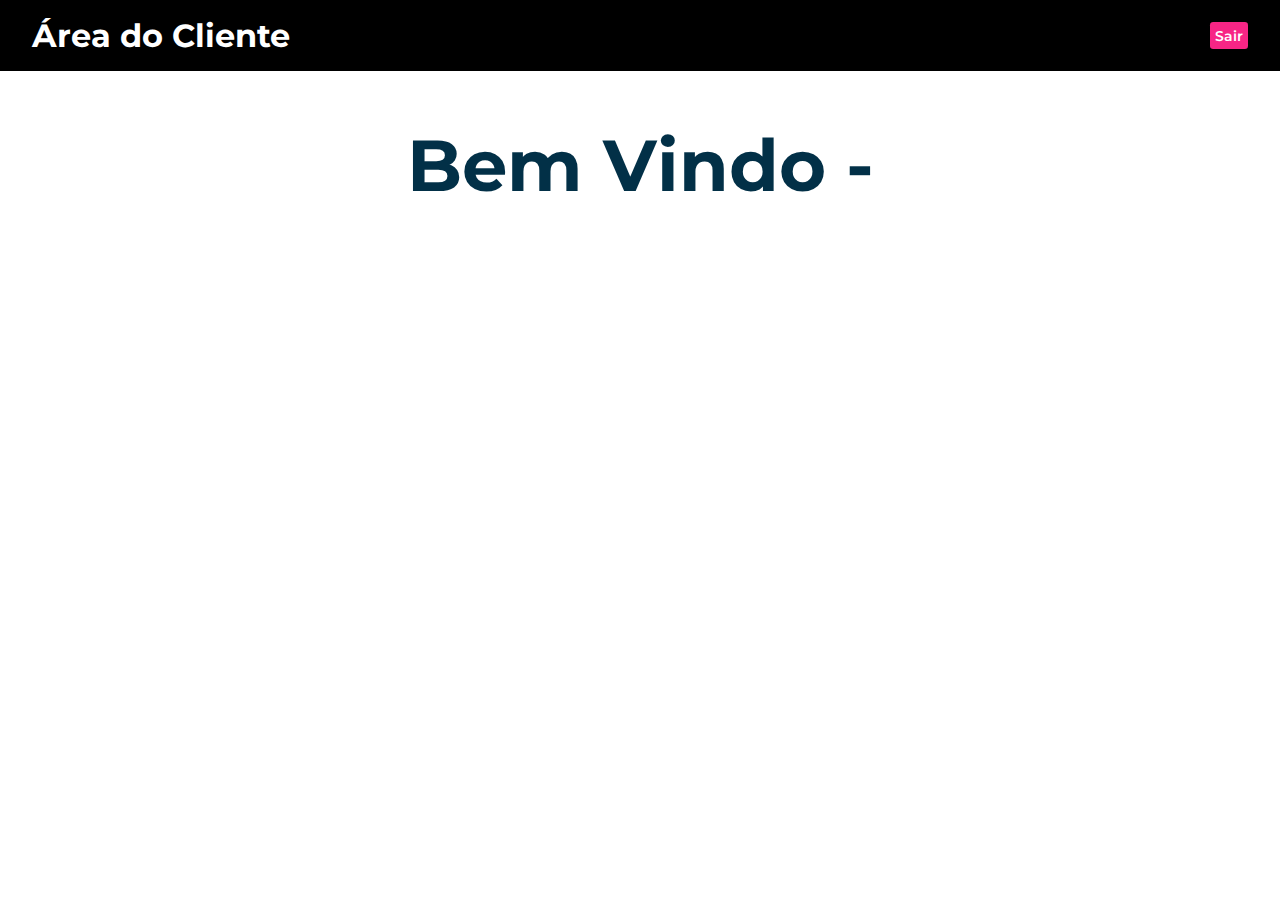
<file: index.html>
<!DOCTYPE html>
<html lang="pt-br" class="indexDaPagina">
<head>
    <meta charset="UTF-8">
    <meta name="viewport" content="width=device-width, initial-scale=1.0">
    <link rel="stylesheet" href="./css/styles.css">
    <script src="./js/index.js" defer></script>
    <title>Área do Cliente</title>
</head>
<body>
    <header class="cabecalho">
        <h1>Área do Cliente</h1>
        <a class="btn sair" href="login.html">Sair</a>
    </header>
    <main>
        <div class="tituloCliente"><h2>Bem Vindo - <span id="welcome"></span></h2></div>
        <p id="extras" class="legendaCliente"></p>
    </main>
</body>
</html>
</file>
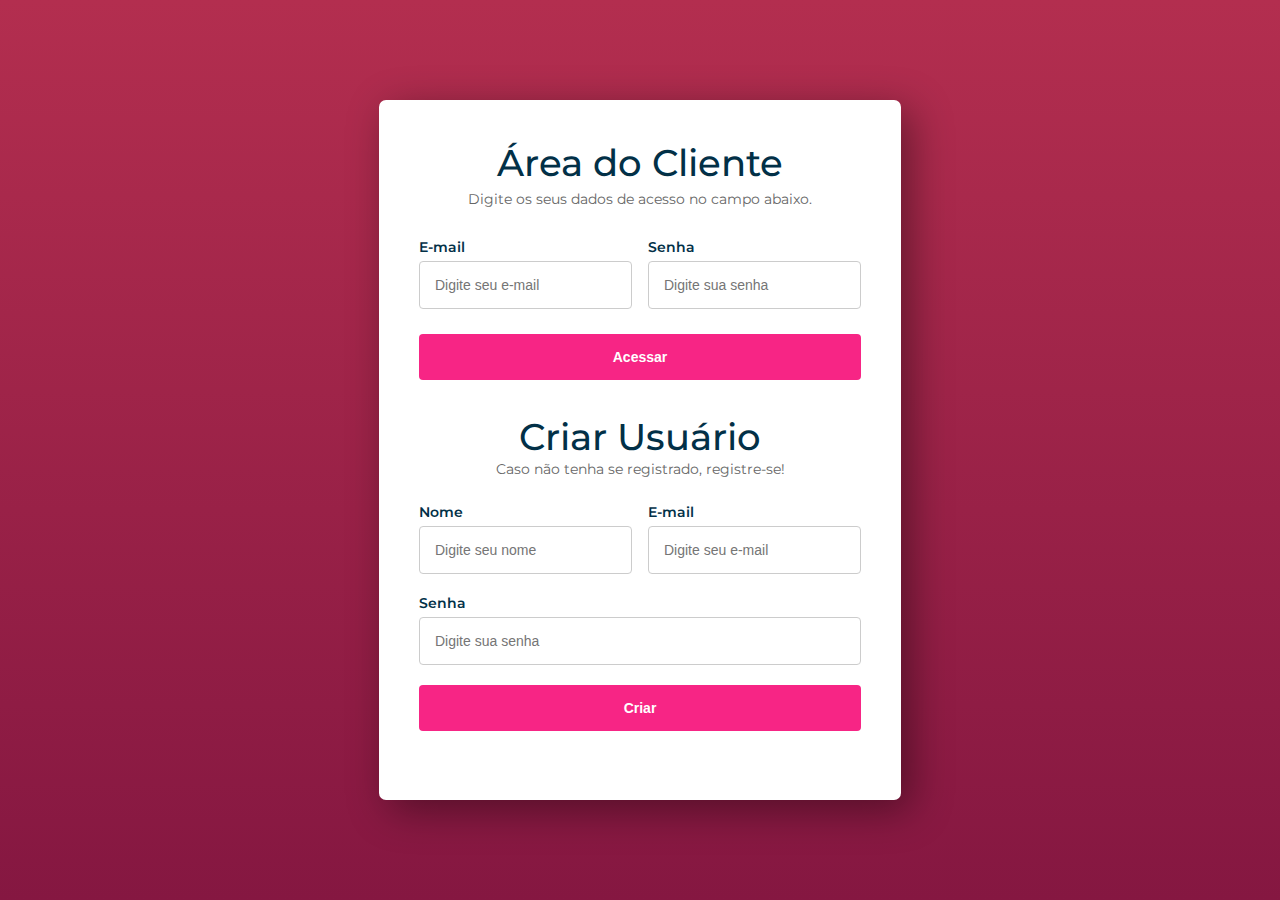
<file: login.html>
<!DOCTYPE html>
<html lang="pt-br" class="pagina__entrar">
<head>
    <meta charset="UTF-8">
    <meta name="viewport" content="width=device-width, initial-scale=1.0">
    <title>Tela de Login</title>
    <link rel="stylesheet" href="./css/styles.css">
    <script src="./js/script.js" defer></script>
</head>
<body>
    <header>
    
    </header>

    <main>
        <div class="container_box">
            <form method="Post" class="formLogin" onsubmit="return false">
                <h1>Área do Cliente</h1>
                <p>Digite os seus dados de acesso no campo abaixo.</p>
                <div class="acesso">
                    <div class="campo">
                        <label for="idEmail">E-mail</label>
                        <input name="txtEmail" type="email" id="idEmail" placeholder="Digite seu e-mail"/>
                    </div>
                    <div class="campo">
                        <label for="idSenha">Senha</label>
                        <input name="txtSenha" type="password" id="idSenha" placeholder="Digite sua senha">
                    </div>
                </div>
                <input type="submit" value="Acessar" class="btn acessar" />
                <div>
                    <p class="valida"></p>
                    <div class = "centralizar">
                        <h1>Criar Usuário</h1>
                        <p>Caso não tenha se registrado, registre-se!</p>
                    </div>
                        <div class="criar-usuario">
                        <div class="campo">
                            <label for="idNome">Nome</label>
                            <input name="txtNome" type="text" id="idNome" placeholder="Digite seu nome"/>
                        </div>
                        <div class="campo">
                            <label for="idEmailC">E-mail</label>
                            <input name="txtEmail" type="email" id="idEmailC" placeholder="Digite seu e-mail"/>
                        </div>
                        </div>
                        <div class="campo">
                            <label for="idSenhaC">Senha</label>
                            <input name="txtSenha" type="password" id="idSenhaC" placeholder="Digite sua senha"/>
                        </div>
                        <input type="submit" value="Criar" class="btn criar"/>
                        <p class="valida2"></p>
                    </div>
            </form>
        </div>
    </main>
    <footer>
    </footer>
</body>
</file>
<file: css/styles.css>
@import url('https://fonts.googleapis.com/css2?family=Montserrat:ital,wght@0,100..900;1,100..900&display=swap');



*{
    box-sizing: border-box;
    padding: 0;
    margin: 0;

}

body {
    font-family: 'Montserrat', sans-serif;
    color: #023047
}
.tituloCliente {
    display: flex;
    justify-content: center;
    align-items: center;
    font-size: 3em;
    font-weight: bold;
    text-align: center;
    margin-top: 50px;
}
.legendaCliente {
    display: flex;
    justify-content: center;
    align-items: center;
    font-size: 2em;
    font-weight: bold;
    text-align: center;
    margin-top: 50px;
}
.container_box {
    display: flex;
    flex-direction: column;
    align-items: center;
    align-content: center;
    justify-content: center;
    width: 100%;
    height: 100vh;
    background: linear-gradient(#b32e4f, #851741);
}

.formLogin {
    justify-content: center;
    align-items: center;
    display: flex;
    flex-direction: column;
    background-color: #fff;
    border-radius: 7px;
    padding: 40px;
    box-shadow: 10px 10px 40px rgba(0, 0, 0, 0.4);
    gap: 5px
}

.areaLogin img {
    width: 420px;
}
.centralizar{
   text-align: center;
}
.formLogin h1 {
    padding: 0;
    margin: 0;
    font-weight: 500;
    font-size: 2.3em;
}

.formLogin p {
    display: inline-block;
    font-size: 14px;
    color: #666;
    margin-bottom: 25px;
}

.formLogin input {
    padding: 15px;
    font-size: 14px;
    border: 1px solid #ccc;
    margin-bottom: 20px;
    margin-top: 5px;
    border-radius: 4px;
    transition: all linear 160ms;
    outline: none;
}
.acesso{
    display: flex;
    gap: 1rem;
}
.criar-usuario{
    display: flex;
    gap: 1rem;
}

.formLogin input:focus {
    border: 1px solid #f72585;
}

.formLogin label {
    font-size: 14px;
    font-weight: 600;
}

.formLogin a {
    display: inline-block;
    margin-bottom: 20px;
    font-size: 13px;
    color: #555;
    transition: all linear 160ms;
}
.criar-usuario {
    justify-content: center;
    align-items: center;
}
.formLogin a:hover {
    color: #f72585;
}

.acessar {
    width: 100%;

}
.sair{
    padding: .3rem;
    border-radius: .2rem;
    text-decoration: none;
}
.btn{
    background-color: #f72585;
    color: #fff;
    font-size: 14px;
    font-weight: 600;
    border: none !important;
    transition: all linear 0.16s;
    cursor: pointer;
    margin: 0 !important;
}

.criar{
    background-color: #f72585;
    color: #fff;
    font-size: 16px;
    font-weight: 600;
    border: none !important;
    transition: all linear 0.16s;
    cursor: pointer;
    margin: 0 !important;
    padding: 15px;
    width: 100%;
}

.btn:hover {
    transform: scale(1.05);
    background-color: #ff0676;

}
.status{
    display: none;
}
.sucesso {
    display: block;
    width: 100%;
    padding: 10px;
    background-color: #4caf50;
    align-items: center;
    color: #fff;
    font-size: 14px;
    font-weight: 600;
    text-align: center;
    border-radius: 4px;
    margin-top: 20px;
    }
.erro {
    display: flex;
    width: 100%;
    padding: 10px;
    background-color: #f72585;
    color: #fff;
    font-size: 14px;
    text-align: center;
    font-weight: 600;
    border-radius: 4px;
    margin-top: 20px;
    }

.cabecalho{
    color: white;
    display: flex;
    align-items: center;
    justify-content: space-between;
    padding: 1rem 2rem 1rem;
    background-color: black;
}
.cabecalho h2{
    font-size: 12px;
}

.campo {
    display: flex;
    flex-direction: column;
}

@media screen and (max-width: 768px){

}
</file>
